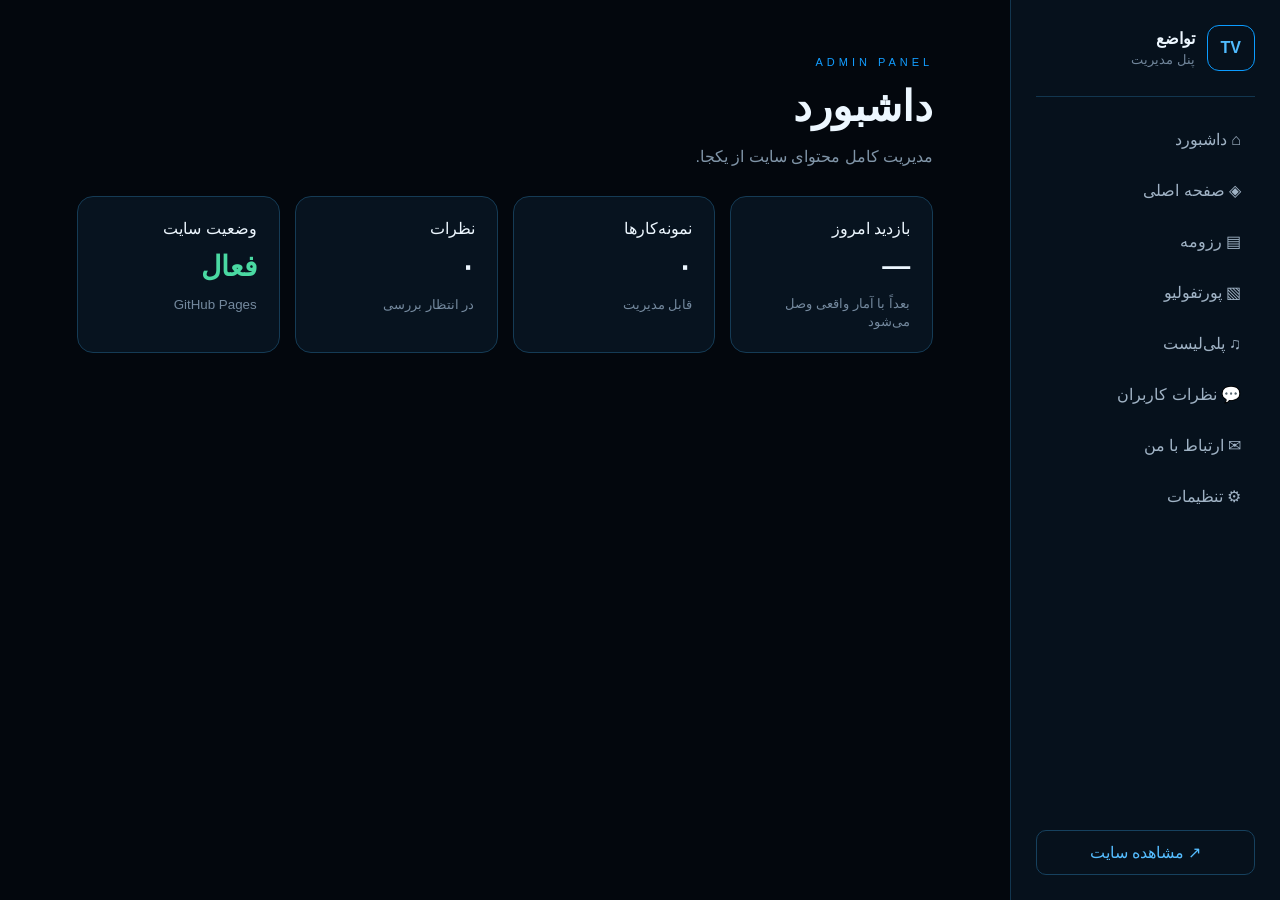
<file: admin-v2.html>
<!doctype html>
<html lang="fa" dir="rtl">
<head><meta charset="utf-8"><meta name="viewport" content="width=device-width,initial-scale=1">
<title>پنل مدیریت | تواضع</title><link rel="stylesheet" href="admin-v2.css"></head>
<body>
<div class="app">
<aside><div class="brand"><b>TV</b><span>تواضع<small>پنل مدیریت</small></span></div>
<nav>
<a href="#dashboard">⌂ داشبورد</a><a href="#home">◈ صفحه اصلی</a><a href="#resume">▤ رزومه</a><a href="#portfolio">▧ پورتفولیو</a><a href="#playlist">♫ پلی‌لیست</a><a href="#comments">💬 نظرات کاربران</a><a href="#contact">✉ ارتباط با من</a><a href="#settings">⚙ تنظیمات</a>
</nav><a class="site" href="index.html">↗ مشاهده سایت</a></aside>
<main><header><span>پنل مدیریت</span><a href="index.html">مشاهده سایت</a></header>

<section id="dashboard" class="page"><span>ADMIN PANEL</span><h1>داشبورد</h1><p>مدیریت کامل محتوای سایت از یکجا.</p>
<div class="stats"><div>بازدید امروز<strong>—</strong><small>بعداً با آمار واقعی وصل می‌شود</small></div><div>نمونه‌کارها<strong id="pc">۰</strong><small>قابل مدیریت</small></div><div>نظرات<strong id="cc">۰</strong><small>در انتظار بررسی</small></div><div>وضعیت سایت<strong class="green">فعال</strong><small>GitHub Pages</small></div></div></section>

<section id="home" class="page"><span>HOME</span><h1>صفحه اصلی</h1><div class="panel">
<label>نام<input id="name" value="علی اکبر تواضع"></label><label>زیرعنوان<input id="subtitle" value="طراحی • تدوین • گرافیک"></label><label>آدرس لوگو<input id="logo" value="assets/logo.png"></label><button id="saveHome">ذخیره تغییرات</button><i id="homeMsg"></i></div></section>

<section id="resume" class="page"><span>RESUME</span><h1>رزومه</h1><div class="panel"><label>متن رزومه<textarea id="resumeText" rows="10" placeholder="سوابق، مهارت‌ها و فعالیت‌ها..."></textarea></label><button id="saveResume">ذخیره رزومه</button></div></section>

<section id="portfolio" class="page"><span>PORTFOLIO</span><h1>پورتفولیو</h1><div class="panel"><h3>نمونه‌کارها</h3><p>در نسخه دیتابیس، از اینجا تصویر، عنوان، توضیح و لینک هر نمونه‌کار را اضافه می‌کنی.</p><button id="addPortfolio">+ افزودن نمونه‌کار</button></div></section>

<section id="playlist" class="page"><span>PLAYLIST</span><h1>پلی‌لیست</h1><div class="panel"><h3>فایل‌های صوتی</h3><p>عنوان، فایل صوتی، تصویر و توضیحات هر صوت از این بخش مدیریت می‌شود.</p><button id="addAudio">+ افزودن صوت</button></div></section>

<section id="comments" class="page"><span>COMMENTS</span><h1>نظرات کاربران</h1><div class="comment-filter"><button data-filter="all">همه</button><button data-filter="pending">در انتظار بررسی</button><button data-filter="approved">تأیید شده</button></div><div id="commentsList"></div><div id="noComments" class="empty">هنوز نظری ثبت نشده است.<br><small>بعد از اتصال دیتابیس، نظرات واقعی کاربران اینجا نمایش داده می‌شوند.</small></div></section>

<section id="contact" class="page"><span>CONTACT</span><h1>ارتباط با من</h1><div class="panel"><label>اینستاگرام<input id="ig"></label><label>تلگرام<input id="tg"></label><label>ایمیل<input id="email"></label><button id="saveContact">ذخیره اطلاعات</button></div></section>

<section id="settings" class="page"><span>SETTINGS</span><h1>تنظیمات</h1><div class="panel"><h3>امنیت پنل</h3><p>در مرحله اتصال دیتابیس، ورود مدیر و دسترسی امن را اضافه می‌کنیم.</p><h3>ذخیره‌سازی</h3><p>دیتابیس رایگان برای نظرات، نمونه‌کارها، صوت‌ها و تنظیمات سایت متصل خواهد شد.</p></div></section>
</main></div><script src="admin-v2.js"></script></body></html>
</file>
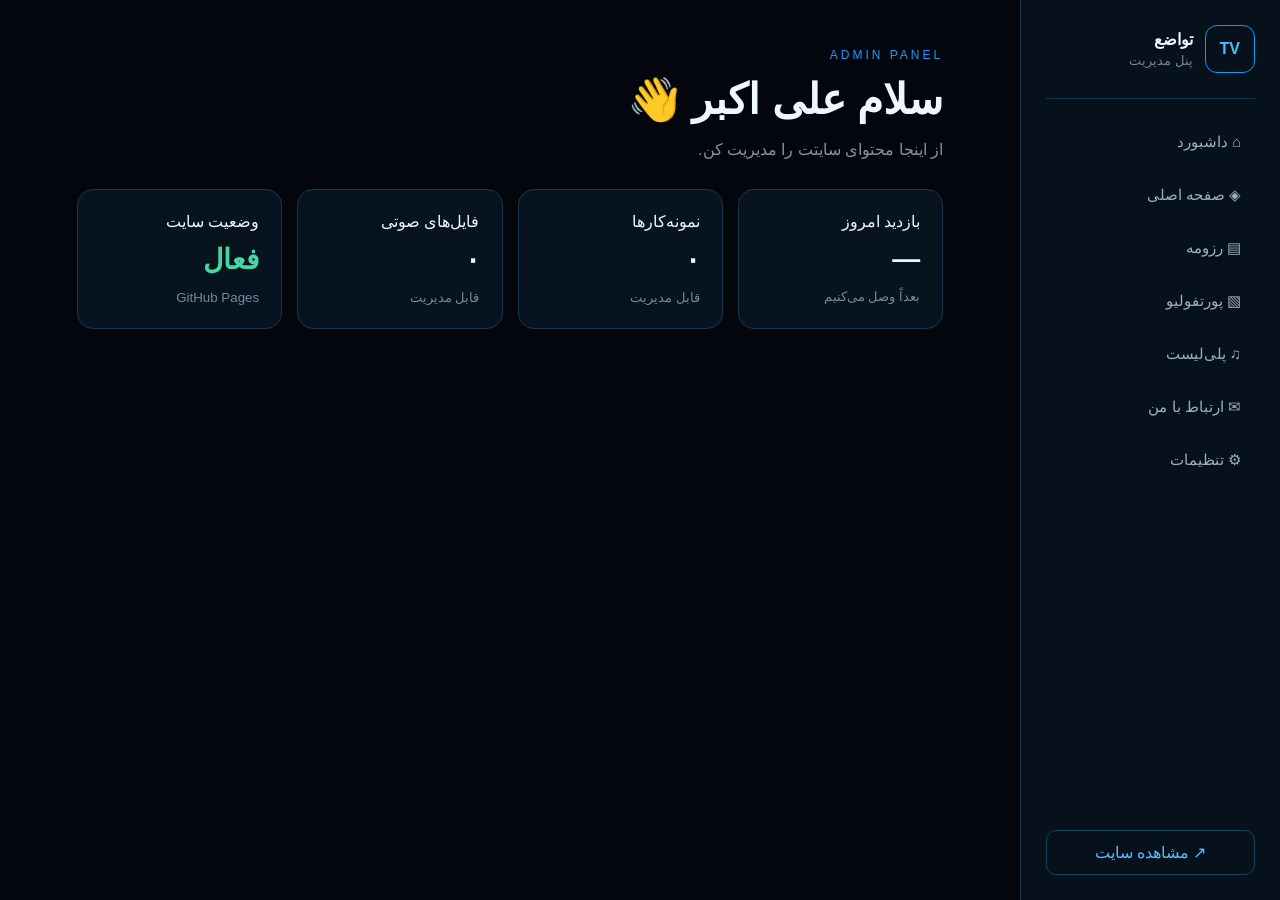
<file: admin.html>
<!doctype html><html lang="fa" dir="rtl"><head><meta charset="utf-8"><meta name="viewport" content="width=device-width,initial-scale=1"><title>پنل مدیریت | تواضع</title><link rel="stylesheet" href="admin.css"></head><body><div class="app"><aside><div class="brand"><b>TV</b><span>تواضع<small>پنل مدیریت</small></span></div><nav><button data-p="dashboard">⌂ داشبورد</button><button data-p="home">◈ صفحه اصلی</button><button data-p="resume">▤ رزومه</button><button data-p="portfolio">▧ پورتفولیو</button><button data-p="playlist">♫ پلی‌لیست</button><button data-p="contact">✉ ارتباط با من</button><button data-p="settings">⚙ تنظیمات</button></nav><a href="index.html">↗ مشاهده سایت</a></aside><main><header>پنل مدیریت <button id="menu">☰</button></header><section id="dashboard" class="page on"><span>ADMIN PANEL</span><h1>سلام علی اکبر 👋</h1><p>از اینجا محتوای سایتت را مدیریت کن.</p><div class="cards"><article>بازدید امروز<strong>—</strong><small>بعداً وصل می‌کنیم</small></article><article>نمونه‌کارها<strong>۰</strong><small>قابل مدیریت</small></article><article>فایل‌های صوتی<strong>۰</strong><small>قابل مدیریت</small></article><article>وضعیت سایت<strong class="green">فعال</strong><small>GitHub Pages</small></article></div></section><section id="home" class="page"><span>HOME</span><h1>صفحه اصلی</h1><div class="panel"><label>نام<input id="name" value="علی اکبر تواضع"></label><label>زیرعنوان<input id="sub" value="طراحی • تدوین • گرافیک"></label><label>آدرس لوگو<input id="logo" value="assets/logo.png"></label><button id="saveHome">ذخیره تغییرات</button><i id="homeMsg"></i></div></section><section id="resume" class="page"><span>RESUME</span><h1>رزومه</h1><div class="panel"><label>متن رزومه<textarea id="resumeText" rows="9"></textarea></label><button id="saveResume">ذخیره رزومه</button></div></section><section id="portfolio" class="page"><span>PORTFOLIO</span><h1>پورتفولیو</h1><div class="empty">اینجا محل افزودن و مدیریت نمونه‌کارهاست.<br><button>+ افزودن نمونه‌کار</button></div></section><section id="playlist" class="page"><span>PLAYLIST</span><h1>پلی‌لیست</h1><div class="empty">اینجا محل مدیریت فایل‌های صوتی است.<br><button>+ افزودن صوت</button></div></section><section id="contact" class="page"><span>CONTACT</span><h1>ارتباط با من</h1><div class="panel"><label>اینستاگرام<input id="ig"></label><label>تلگرام<input id="tg"></label><label>ایمیل<input id="email"></label><button id="saveContact">ذخیره اطلاعات</button></div></section><section id="settings" class="page"><span>SETTINGS</span><h1>تنظیمات</h1><div class="panel">اتصال به دیتابیس و ورود امن را در مرحله بعد اضافه می‌کنیم.</div></section></main></div><script src="admin.js"></script></body></html>
</file>
<file: admin-v2.css>
*{box-sizing:border-box}html{scroll-behavior:smooth}body{margin:0;background:#03070d;color:#edf7ff;font-family:Arial,sans-serif}.app{min-height:100vh}aside{position:fixed;right:0;top:0;bottom:0;width:270px;background:#06111c;border-left:1px solid #12364f;padding:25px;display:flex;flex-direction:column}.brand{display:flex;gap:12px;align-items:center;padding-bottom:25px;border-bottom:1px solid #12364f}.brand b{padding:13px;border:1px solid #0b9cff;border-radius:12px;color:#50bcff}.brand span{font-weight:bold}.brand small{display:block;color:#71869b;margin-top:4px;font-weight:normal}nav{display:grid;gap:6px;margin-top:20px}nav a{color:#a0b3c5;text-decoration:none;padding:13px 14px;border-radius:10px}nav a:hover{background:#09243b;color:#55bdff}.site{margin-top:auto;color:#55bdff;text-decoration:none;border:1px solid #16415e;border-radius:10px;padding:12px;text-align:center}main{margin-right:270px;padding:42px 6vw;max-width:1300px}header{display:none}.page{min-height:75vh;padding:10px 0 80px}.page:target,.page:first-of-type{display:block}.page{display:none}.page:target{display:block}.page>span{color:#139dff;font-size:11px;letter-spacing:4px}.page h1{font-size:42px;margin:12px 0}.page p{color:#8095a8}.stats{display:grid;grid-template-columns:repeat(4,1fr);gap:15px;margin-top:30px}.stats>div,.panel,.comment,.empty{border:1px solid #153b55;background:#07131f;border-radius:16px;padding:22px}.stats strong{display:block;font-size:28px;margin:12px 0}.stats small{color:#74899e}.green{color:#4ad9a2}.panel{max-width:850px;display:grid;gap:16px}.panel label{color:#abc0d1}.panel input,.panel textarea{display:block;width:100%;margin-top:7px;background:#02070d;color:white;border:1px solid #19435f;border-radius:9px;padding:12px;font-size:15px}.panel button,.comment button,.comment-filter button{background:#087fc6;border:1px solid #16a6ff;color:white;padding:11px 16px;border-radius:9px;width:max-content}.panel i{color:#48d9a1;font-style:normal}.comment-filter{display:flex;gap:8px;margin:20px 0}.comment-filter button{background:#071a2a;color:#9db4c7}.comment-filter button.active{background:#087fc6;color:#fff}.comment{max-width:850px;margin:12px 0}.comment b{color:#55bcff}.comment p{margin:10px 0;color:#d2dfeb}.comment small{color:#71869a}.comment-actions{display:flex;gap:8px}.empty{max-width:850px;text-align:center;color:#8195a8;line-height:2}@media(max-width:800px){aside{position:static;width:100%;display:block}aside nav{grid-template-columns:1fr 1fr}main{margin:0;padding:20px}.site{display:block;margin-top:15px}header{display:flex;justify-content:space-between;margin-bottom:20px}.stats{grid-template-columns:1fr 1fr}.page h1{font-size:32px}}
</file>
<file: admin.css>
*{box-sizing:border-box}body{margin:0;background:#03070d;color:#eef7ff;font-family:Arial,sans-serif}.app{min-height:100vh}aside{position:fixed;right:0;top:0;bottom:0;width:260px;background:#06111c;border-left:1px solid #12344d;padding:25px;display:flex;flex-direction:column}.brand{display:flex;gap:12px;align-items:center;padding-bottom:25px;border-bottom:1px solid #12344d}.brand b{border:1px solid #079cff;border-radius:12px;padding:14px;color:#50baff}.brand span{font-weight:bold}.brand small{display:block;color:#71869a;margin-top:4px;font-weight:normal}nav{display:grid;gap:7px;margin-top:20px}nav button{background:transparent;border:0;color:#9bb0c3;text-align:right;padding:14px;border-radius:10px;font-size:15px}nav button:hover,nav button.active{background:#09233a;color:#55bdff}aside a{margin-top:auto;color:#55bdff;text-decoration:none;border:1px solid #16415e;padding:12px;border-radius:10px;text-align:center}main{margin-right:260px;padding:45px 6vw;max-width:1300px}header{display:none}.page{display:none}.page.on{display:block}.page>span{color:#149cff;font-size:12px;letter-spacing:3px}.page h1{font-size:42px;margin:12px 0}.page p{color:#7f94a8}.cards{display:grid;grid-template-columns:repeat(4,1fr);gap:15px;margin-top:30px}.cards article,.panel,.empty{border:1px solid #143852;background:#07131f;border-radius:16px;padding:22px}.cards strong{display:block;font-size:28px;margin:12px 0}.cards small{color:#74899e}.green{color:#45d8a0}.panel{max-width:800px;display:grid;gap:16px}.panel label{color:#a7bbcd}.panel input,.panel textarea{display:block;width:100%;margin-top:7px;background:#02070d;color:#fff;border:1px solid #19415d;border-radius:9px;padding:12px;font-size:15px}.panel button,.empty button{background:#087ec5;border:1px solid #16a5ff;color:#fff;padding:12px 18px;border-radius:9px;width:max-content}.panel i{color:#45d8a0;font-style:normal}.empty{line-height:2;color:#8195a8;text-align:center;max-width:800px}#menu{float:left}@media(max-width:800px){aside{display:none}main{margin:0;padding:25px 18px}header{display:block;margin-bottom:30px}.cards{grid-template-columns:1fr 1fr}.page h1{font-size:32px}}
</file>
